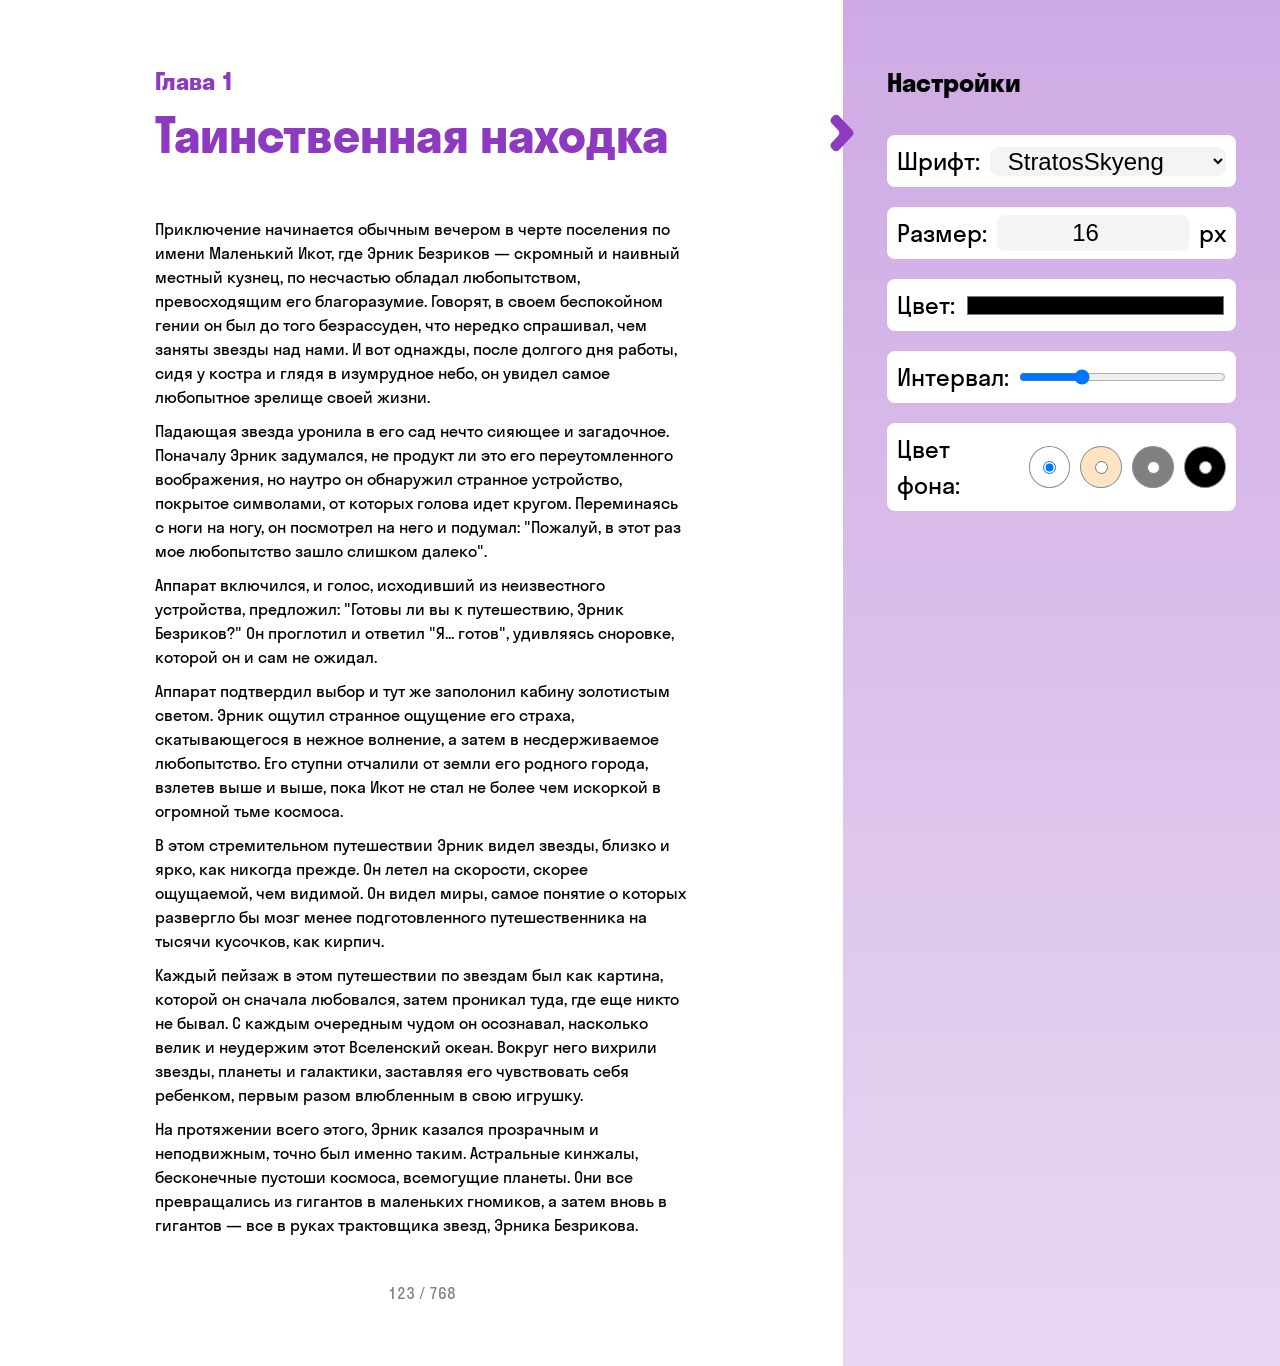
<file: index.html>
<!DOCTYPE html>
<html lang="ru">

<head>
    <meta charset="UTF-8">
    <meta name="viewport" content="width=device-width, initial-scale=1.0">
    <title>Читалка</title>
    <link rel="stylesheet" href="./fonts/fonts.css">
    <link rel="stylesheet" href="./style.css">
</head>

<body>
    <main class="content">

        <div class="content__wrap">
            <div class="header">
                <h1 class="header__chapter">Глава 1</h1>
                <h2 class="header__title">Таинственная находка</h2>
            </div>

            <div class="content__text">
                <p class="text">
                    Приключение начинается обычным вечером в черте поселения по имени Маленький Икот, где Эрник Безриков
                    —
                    скромный
                    и наивный местный кузнец, по несчастью обладал любопытством, превосходящим его благоразумие.
                    Говорят, в
                    своем
                    беспокойном гении он был до того безрассуден, что нередко спрашивал, чем заняты звезды над нами. И
                    вот
                    однажды,
                    после долгого дня работы, сидя у костра и глядя в изумрудное небо, он увидел самое любопытное
                    зрелище
                    своей
                    жизни.
                </p>
                <p class="text">
                    Падающая звезда уронила в его сад нечто сияющее и загадочное. Поначалу Эрник задумался, не продукт
                    ли
                    это его
                    переутомленного воображения, но наутро он обнаружил странное устройство, покрытое символами, от
                    которых
                    голова
                    идет кругом. Переминаясь с ноги на ногу, он посмотрел на него и подумал: "Пожалуй, в этот раз мое
                    любопытство зашло
                    слишком далеко".
                </p>
                <p class="text">
                    Аппарат включился, и голос, исходивший из неизвестного устройства, предложил: "Готовы ли вы к
                    путешествию, Эрник Безриков?" Он проглотил и ответил "Я... готов", удивляясь
                    сноровке, которой он и сам не ожидал.
                </p>
                <p class="text">
                    Аппарат подтвердил выбор и тут же заполонил кабину золотистым светом. Эрник ощутил странное ощущение
                    его
                    страха,
                    скатывающегося в нежное волнение, а затем в несдерживаемое любопытство. Его ступни отчалили от земли
                    его
                    родного
                    города, взлетев выше и выше, пока Икот не стал не более чем искоркой в огромной тьме космоса.
                </p>
                <p class="text">
                    В этом стремительном путешествии Эрник видел звезды, близко и ярко, как никогда прежде. Он летел на
                    скорости,
                    скорее ощущаемой, чем видимой. Он видел миры, самое понятие о которых развергло бы мозг менее
                    подготовленного
                    путешественника на тысячи кусочков, как кирпич.
                </p>
                <p class="text">
                    Каждый пейзаж в этом путешествии по звездам был как картина, которой он сначала любовался, затем
                    проникал туда,
                    где еще никто не бывал. С каждым очередным чудом он осознавал, насколько велик и неудержим этот
                    Вселенский
                    океан. Вокруг него вихрили звезды, планеты и галактики, заставляя его чувствовать себя ребенком,
                    первым
                    разом
                    влюбленным в свою игрушку.
                </p>
                <p class="text">
                    На протяжении всего этого, Эрник казался прозрачным и неподвижным, точно был именно таким.
                    Астральные
                    кинжалы,
                    бесконечные пустоши космоса, всемогущие планеты. Они все превращались из гигантов в маленьких
                    гномиков,
                    а затем
                    вновь в гигантов — все в руках трактовщика звезд, Эрника Безрикова.
                </p>
            </div>

            <div class="content__footer">
                <p class="pages">123 / 768</p>
            </div>
        </div>

        <div class="content__settings">

            <button class="settings__close" title="Закрыть настройки"></button>

            <div class="settings">

                <form class="settings__form">
                    <h3 class="settings__label">Настройки</h3>
                    <label class="label">
                        Шрифт:
                        <select class="settings__input settings__font-change">
                            <option value="StratosSkyeng"selected>StratosSkyeng</option>
                            <option value="Verdana">Verdana</option>
                            <option value="Fira Sans">Fira Sans</option>
                        </select>
                    </label>

                    <label class="label">
                        Размер:
                        <input type="number" class="settings__font-size settings__input" value="16" min="10" max="26">
                        px
                    </label>

                    <label class="label">
                        Цвет:
                        <input type="color" class="settings__font-color settings__input">
                    </label>

                    <label class="label">
                        Интервал:
                        <input type="range" class="settings__input settings__interval" min="1" max="3" step="0.1" value="1.5">
                    </label>

                    <div class="label label-back-color">
                        Цвет фона:
                        <label class="settings__background-color-label white">
                            <input type="radio" class="settings__back-color" name="font-color" value="white" checked>
                        </label>
                        <label class="settings__background-color-label bisque">
                            <input type="radio" class="settings__back-color" name="font-color" value="bisque">
                        </label>
                        <label class="settings__background-color-label grey">
                            <input type="radio" class="settings__back-color" name="font-color" value="grey">
                        </label>
                        <label class="settings__background-color-label black">
                            <input type="radio" class="settings__back-color" name="font-color" value="black">
                        </label>
                    </div>
                </form>

            </div>
        </div>

    </main>

    <script src="./script.js"></script>
</body>

</html>
</file>
<file: fonts/fonts.css>
@font-face {
    font-family: 'StratosSkyeng';
    src: url('stratosskyengweb-regular.woff');
    src: url('stratosskyengweb-regular.woff2');
    font-weight: 400;
    font-style: normal;
}

@font-face {
    font-family: 'StratosSkyeng';
    src: url('stratosskyengweb-medium.woff');
    src: url('stratosskyengweb-medium.woff2');
    font-weight: 500;
}

@font-face {
    font-family: 'StratosSkyeng';
    src: url('stratosskyengweb-bold.woff');
    src: url('stratosskyengweb-bold.woff2');
    font-weight: 700;
    font-style: normal;
}

@font-face {
    font-family: 'Fira Sans';
    src: url(./FiraSans-Black.ttf);
    font-weight: 900;
}

@font-face {
    font-family: 'Fira Sans';
    src: url(./FiraSans-ExtraBold.ttf);
    font-weight: 800;
}

@font-face {
    font-family: 'Fira Sans';
    src: url(./FiraSans-Bold.ttf);
    font-weight: 700;
}

@font-face {
    font-family: 'Fira Sans';
    src: url(./FiraSans-SemiBold.ttf);
    font-weight: 600;
}

@font-face {
    font-family: 'Fira Sans';
    src: url(./FiraSans-Medium.ttf);
    font-weight: 500;
}

@font-face {
    font-family: 'Fira Sans';
    src: url(./FiraSans-Regular.ttf);
    font-weight: 400;
}
</file>
<file: style.css>
* {
    margin: 0;
    padding: 0;
}

:root {
    font-size: 16px;
    font-family: 'StratosSkyeng', sans-serif;
    background-color: white;
    color: #000;
    min-width: 360px;
}

.header__chapter {
    font-size: 1.5rem;
    font-weight: 600;
    line-height: 150%;
    color: #8D39C0;
}

.header__title {
    color: #8D39C0;
    font-size: 3rem;
    font-weight: 600;
    line-height: 150%;
}


.content {
    display: flex;
    justify-content: center;
    min-height: 100vh;
    height: 100%;
    box-sizing: border-box;
}


.content__wrap {
    display: flex;
    flex-direction: column;
    justify-content: space-between;
    padding: 63px 155px;
    width: 100%;
    min-height: 100%;
}

.content__text {
    display: flex;
    flex-direction: column;
    gap: 10px;
    margin: 46px 0;
}

.text {
    font-size: 1rem;
    line-height: 150%;
}

.content__footer {
    text-align: center;
    color: rgba(0, 0, 0, .5);
}

.content__settings {
    width: 40%;
    min-width: 437px;
    min-height: 100vh;
    background: linear-gradient(180deg, #CEAAE4 0%, #E8D7F2 100%);
    color: #000;
    display: flex;
    flex-direction: column;
    align-items: center;
    padding: 63px 0;
    box-sizing: border-box;
    position: relative;
    right: 0;
}

.content__settings_hide {
    right: -40%;
    position: fixed;
}

.settings {
    width: 80%;
}

.settings_hide {
    display: none;
}

.settings__close {
    width: 60px;
    height: 66px;
    background-image: url(images/Close_button.svg);
    background-color: transparent;
    border: none;

    position: absolute;
    top: 100px;
    right: calc(100% - 60px / 2.5);
    cursor: pointer;
    /* Плавная смена состояния */
    transition: .3s;
    transform: rotateZ(0deg) translate(0px);
}

.settings__close_reverse {
    transform: rotateZ(180deg) translate(10px);
}

.settings__close:hover {
    right: calc(100% - 60px / 3);
}

.settings__close:active {
    right: calc(100% - 60px / 2);
}

.auth {
    width: 100%;
    margin-bottom: 80px;
}

.auth__labels {
    display: flex;
    flex-direction: column;
    margin-bottom: 13px;
}

.auth__label {
    font-size: 1.625rem;
    font-weight: 700;
    line-height: 150%;
}

.auth__sublabel {
    font-size: 1.25rem;
    line-height: 150%;
    font-weight: 400;
}

.button {
    padding: 9px 31px;
    border-radius: 32px;
    background-color: #8D39C0;
    color: white;
    border: none;
    width: min-content;
    margin: 0 auto;
    cursor: pointer;
    font-size: 1.625rem;
    margin-top: 30px;
}

.button:hover {
    opacity: .7;
}

.settings__form, .auth {
    display: flex;
    flex-direction: column;
    gap: 20px;
}

.settings__label {
    font-size: 1.625rem;
    font-weight: 700;
    line-height: 150%;
    margin-bottom: 13px;
}

.label {
    background-color: white;
    padding: 8px 10px;
    border-radius: 8px;
    font-size: 1.5rem;
    line-height: 150%;
    display: flex;
    justify-content: space-between;
    align-items: center;
    gap: 10px;
}

.input {
    border: none;
    outline: none;
    border-radius: 8px;
    padding: 0 14px;
    line-height: 150%;
    font-size: 1.5rem;
    box-sizing: border-box;
    width: 100%;
}

.settings__input {
    display: flex;
    justify-content: flex-end;
    align-items: center;
    gap: 10px;
    padding: 0 14px;
    border-radius: 8px;
    background-color: rgba(231, 235, 236, 0.50);
    outline: none;
    border: none;
    font-size: 1.5rem;
    line-height: 150%;
    width: 100%;
}

.settings__font-color, .settings__back-color {
    background-color: transparent;
    cursor: pointer;
    padding: 0;
}

.settings__font-size {
    text-align: center;
}

.settings__background-color-label {
    width: 40px;
    height: 40px;
    border-radius: 100%;
    display: flex;
    justify-content: center;
    align-items: center;
    border: 1.5px solid #878D92;
    cursor: pointer;
}

.hide {
    display: none;
}

.white {
    background-color: white;
}

.bisque {
    background-color: bisque;
}

.grey {
    background-color: grey;
}

.black {
    background-color: black;
}

@media (max-width: 1100px) {
    .content__settings {
        position: fixed;
        min-width: 0;
        width: 90%;
    }

    .content__settings_hide {
        right: -90%;
    }

    .content__wrap {
        padding: 60px 40px;
    }

    .header__chapter {
        font-size: 1rem;
    }

    .header__title {
        font-size: 1.5rem;
    }

    .label {
        font-size: 1rem;
    }

    .settings__close {
        top: 100px;
    }

    .settings__close_reverse {
        transform: rotateZ(180deg) translate(25px);
    }

    .settings__input {
        font-size: 1rem;
    }

}

@media (max-width: 600px) {
    .label-back-color {
        flex-wrap: wrap;
        justify-content: start;
    }
}
</file>
